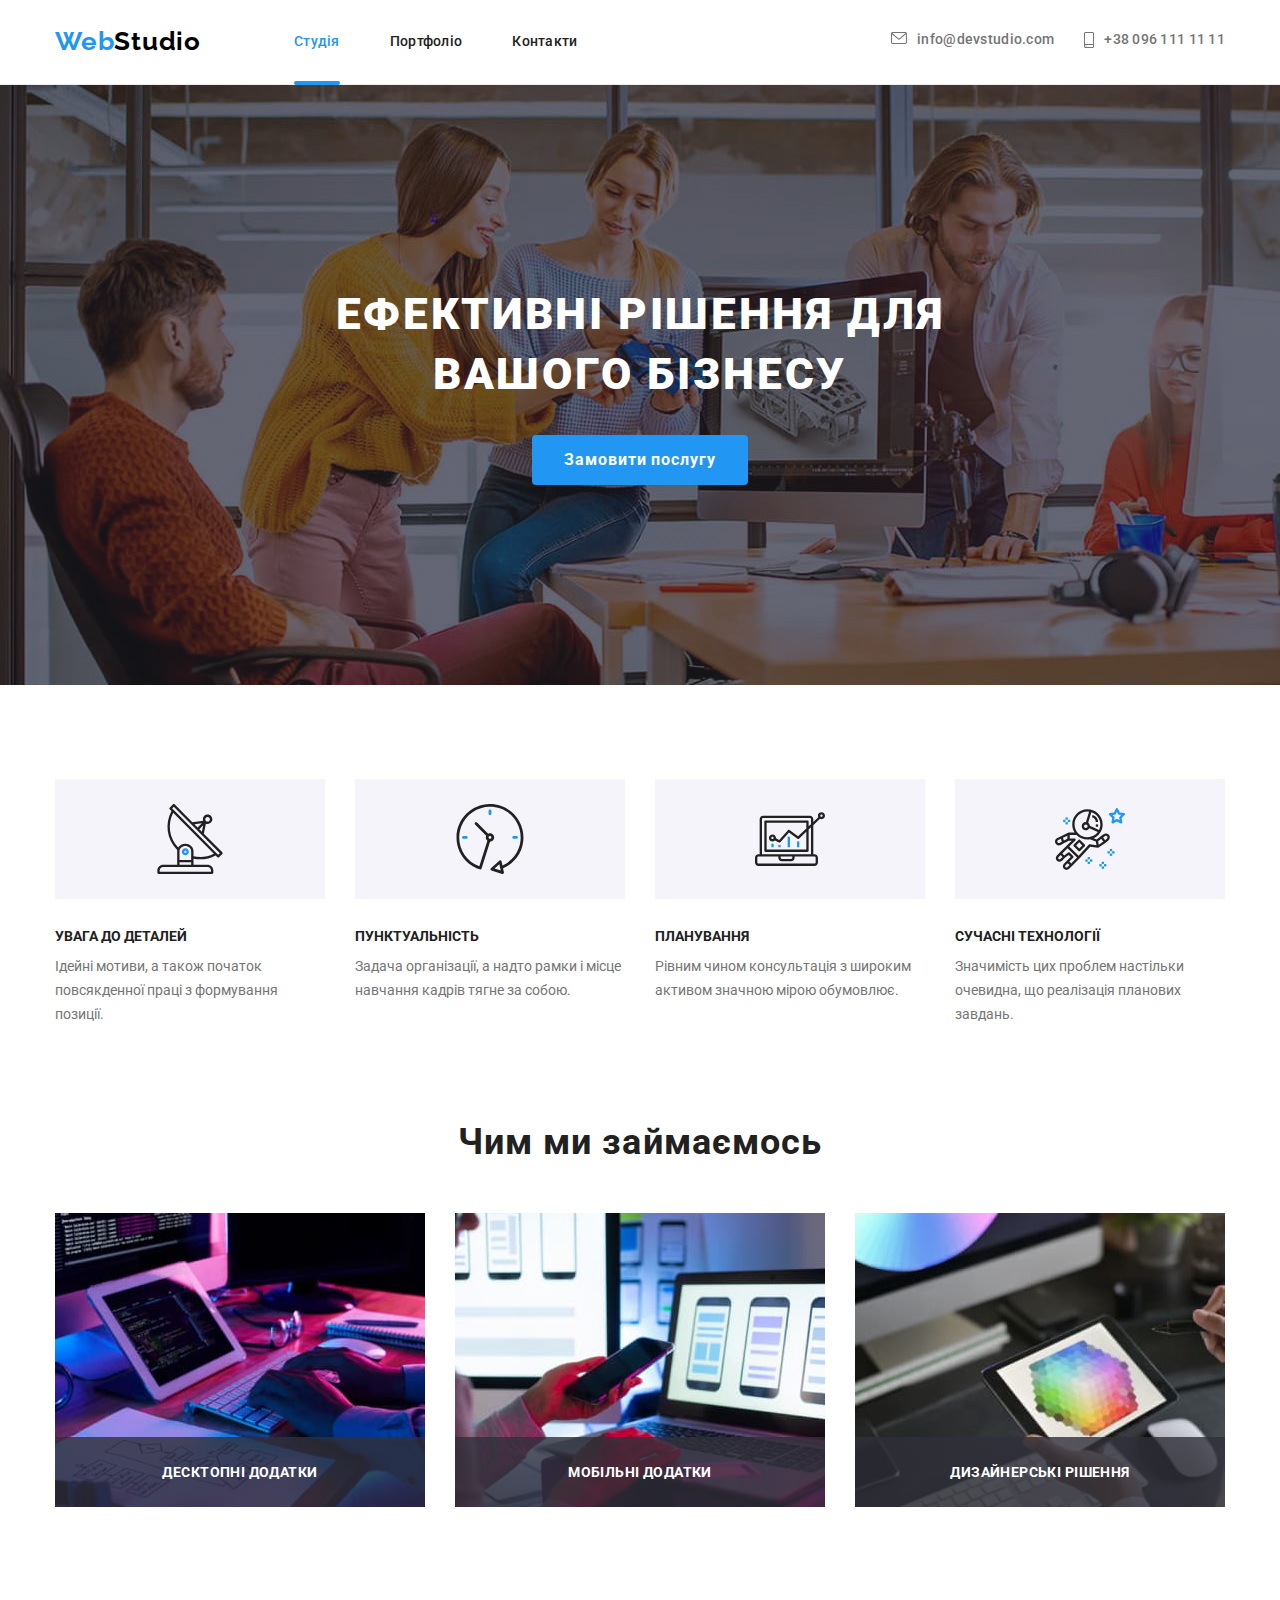
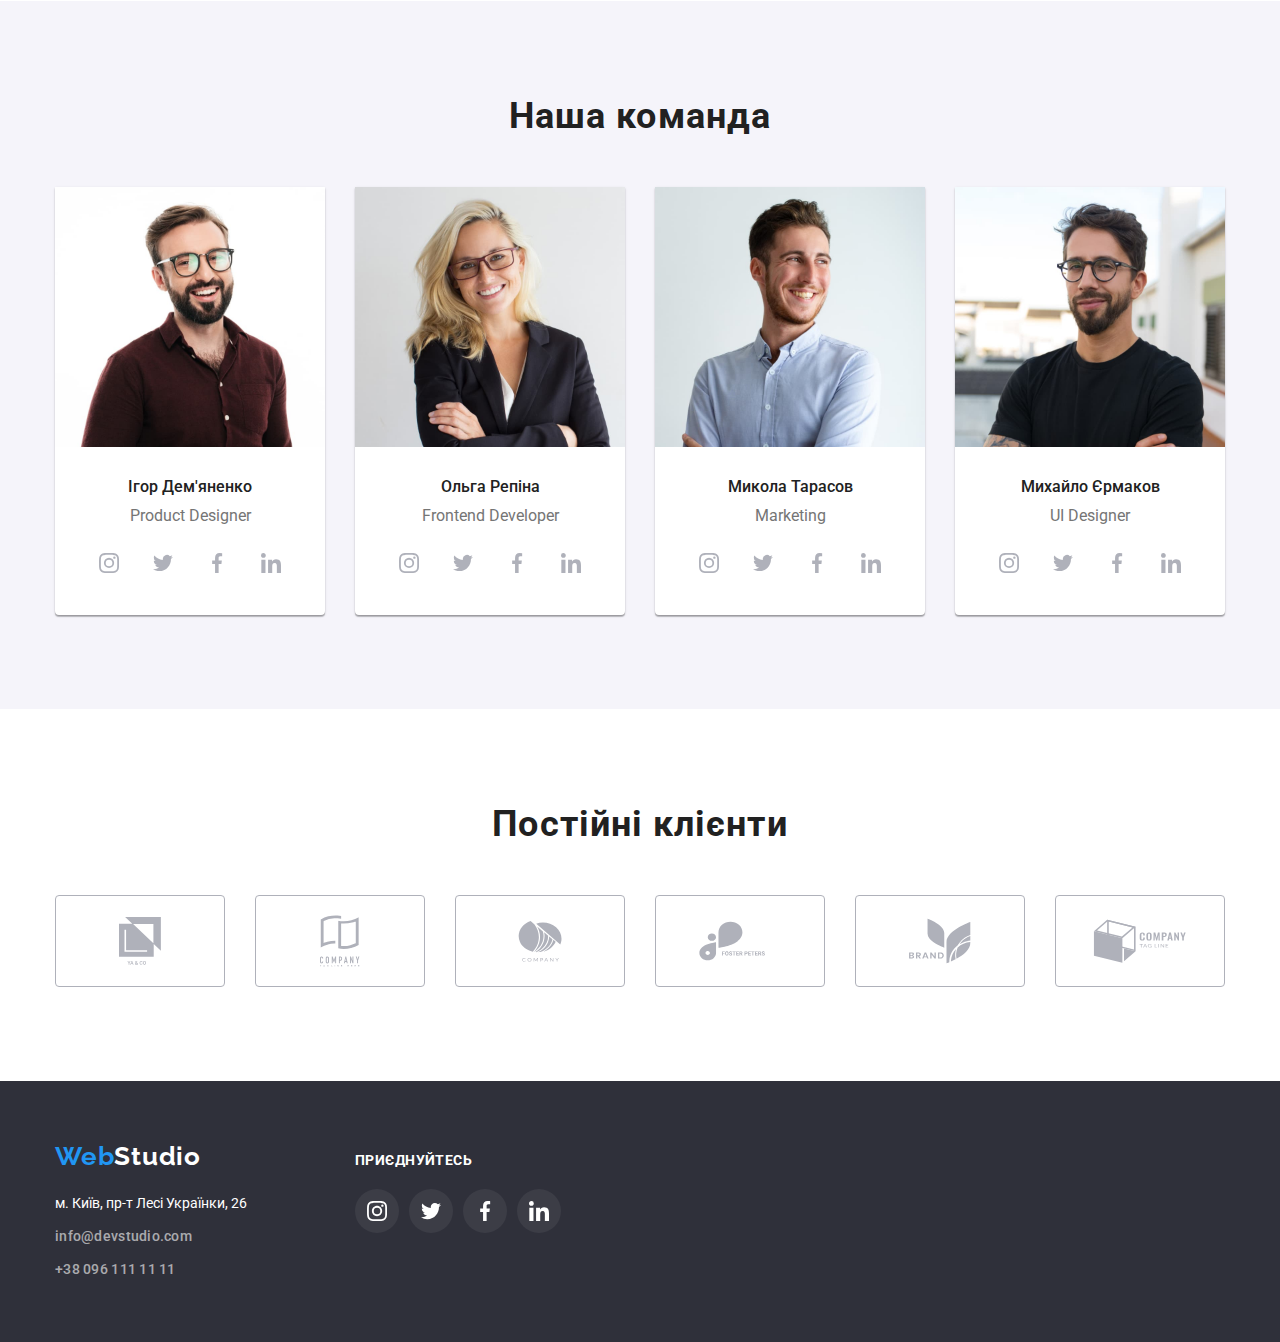
<file: index.html>
<!DOCTYPE html>
<html lang="uk">
  <head>
    <meta charset="UTF-8" />
    <meta http-equiv="X-UA-Compatible" content="IE=edge" />
    <meta name="viewport" content="width=device-width, initial-scale=1.0" />
    <title>Студія</title>
    <link rel="preconnect" href="https://fonts.gstatic.com" />
    <link
      href="https://fonts.googleapis.com/css2?family=Raleway:wght@700&family=Roboto:wght@400;500;700;900&display=swap"
      rel="stylesheet"
    />
    <link
      rel="stylesheet"
      href="https://cdnjs.cloudflare.com/ajax/libs/modern-normalize/1.0.0/modern-normalize.min.css"
    />
    <link rel="stylesheet" href="./css/styles.css" />
  </head>
  <body>
    <header class="page-header">
      <div class="container main-nav">
        <nav class="nav">
          <a href="./index.html" class="logo"
            >Web<span class="studio">Studio</span>
          </a>
          <ul class="site-nav list">
            <li class="item">
              <a href="index.html" class="link current">Студія</a>
            </li>
            <li class="item">
              <a href="portfolio.html" class="link">Портфоліо</a>
            </li>
            <li class="item"><a href="Контакти" class="link">Контакти</a></li>
          </ul>
        </nav>
        <ul class="contacts-list list">
          <li class="item">
            <a href="mailto:info@devstudio.com" class="link">
              <span>
                <svg class="mail-icon" width="16" height="12">
                  <use href="./images/sprite.svg#icon-envelope"></use>
                </svg>
              </span>
              info@devstudio.com
            </a>
          </li>
          <li class="item">
            <a href="tel:+380961111111" class="link">
              <span>
                <svg class="mail-icon" width="10" height="16">
                  <use href="./images/sprite.svg#icon-smartphone"></use>
                </svg>
              </span>
              +38 096 111 11 11
            </a>
          </li>
        </ul>
      </div>
    </header>
    <main>
      <section class="hero">
        <div class="container">
          <h1 class="hero-title">Ефективні рішення для вашого бізнесу</h1>
          <button type="button" class="button" data-modal-open>
            Замовити послугу
          </button>
        </div>
      </section>
      <section class="section">
        <div class="container">
          <h2 class="visually-hidden">Особливості</h2>
          <ul class="feature-list list">
            <li class="item icon-antenna">
              <h3 class="title">Увага до деталей</h3>
              <p class="text">
                Ідейні мотиви, а також початок повсякденної праці з формування
                позиції.
              </p>
            </li>
            <li class="item icon-clock">
              <h3 class="title">Пунктуальність</h3>
              <p class="text">
                Задача організації, а надто рамки і місце навчання кадрів тягне
                за собою.
              </p>
            </li>
            <li class="item icon-diagram">
              <h3 class="title">Планування</h3>
              <p class="text">
                Рівним чином консультація з широким активом значною мірою
                обумовлює.
              </p>
            </li>
            <li class="item icon-astronaut">
              <h3 class="title">Сучасні технології</h3>
              <p class="text">
                Значимість цих проблем настільки очевидна, що реалізація
                планових завдань.
              </p>
            </li>
          </ul>
        </div>
      </section>
      <section class="section work">
        <div class="container">
          <h2 class="section-title">Чим ми займаємось</h2>
          <ul class="work-list list">
            <li class="item">
              <img
                src="./images/box1.jpg"
                alt="Box_1"
                width="370"
                class="image"
              />
              <p class="description">десктопні додатки</p>
            </li>
            <li class="item">
              <img
                src="./images/box2.jpg"
                alt="Box_2"
                width="370"
                class="image"
              />
              <p class="description">мобільні додатки</p>
            </li>
            <li class="item">
              <img
                src="./images/box3.jpg"
                alt="Box_3"
                width="370"
                class="image"
              />
              <p class="description">дизайнерські рішення</p>
            </li>
          </ul>
        </div>
      </section>
      <section class="section team">
        <div class="container">
          <h2 class="section-title">Наша команда</h2>
          <ul class="team-list list">
            <li class="item">
              <img
                src="./images/photo1.jpg"
                alt="Ihor_Demjanenko"
                width="270"
                class="photo"
              />
              <div class="team-content">
                <h3 class="title">Ігор Дем'яненко</h3>
                <p class="profession">Product Designer</p>
                <ul class="team-links list">
                  <li class="card-link">
                    <a href="" class="background-icon"
                      ><svg class="card-icon">
                        <use href="./images/sprite.svg#icon-instagram"></use>
                      </svg>
                    </a>
                  </li>
                  <li class="card-link">
                    <a href="" class="background-icon"
                      ><svg class="card-icon">
                        <use href="./images/sprite.svg#icon-twitter"></use>
                      </svg>
                    </a>
                  </li>
                  <li class="card-link">
                    <a href="" class="background-icon"
                      ><svg class="card-icon">
                        <use href="./images/sprite.svg#icon-facebook"></use>
                      </svg>
                    </a>
                  </li>
                  <li class="card-link">
                    <a href="" class="background-icon"
                      ><svg class="card-icon">
                        <use href="./images/sprite.svg#icon-linkedin"></use>
                      </svg>
                    </a>
                  </li>
                </ul>
              </div>
            </li>
            <li class="item">
              <img
                src="./images/photo2.jpg"
                alt="Olha_Repina"
                width="270"
                class="photo"
              />
              <div class="team-content">
                <h3 class="title">Ольга Репіна</h3>
                <p class="profession">Frontend Developer</p>
                <ul class="team-links list">
                  <li class="card-link">
                    <a href="" class="background-icon"
                      ><svg class="card-icon">
                        <use href="./images/sprite.svg#icon-instagram"></use>
                      </svg>
                    </a>
                  </li>
                  <li class="card-link">
                    <a href="" class="background-icon"
                      ><svg class="card-icon">
                        <use href="./images/sprite.svg#icon-twitter"></use>
                      </svg>
                    </a>
                  </li>
                  <li class="card-link">
                    <a href="" class="background-icon"
                      ><svg class="card-icon">
                        <use href="./images/sprite.svg#icon-facebook"></use>
                      </svg>
                    </a>
                  </li>
                  <li class="card-link">
                    <a href="" class="background-icon"
                      ><svg class="card-icon">
                        <use href="./images/sprite.svg#icon-linkedin"></use>
                      </svg>
                    </a>
                  </li>
                </ul>
              </div>
            </li>
            <li class="item">
              <img
                src="./images/photo3.jpg"
                alt="Mykola_Tarasov"
                width="270"
                class="photo"
              />
              <div class="team-content">
                <h3 class="title">Микола Тарасов</h3>
                <p class="profession">Marketing</p>
                <ul class="team-links list">
                  <li class="card-link">
                    <a href="" class="background-icon"
                      ><svg class="card-icon">
                        <use href="./images/sprite.svg#icon-instagram"></use>
                      </svg>
                    </a>
                  </li>
                  <li class="card-link">
                    <a href="" class="background-icon"
                      ><svg class="card-icon">
                        <use href="./images/sprite.svg#icon-twitter"></use>
                      </svg>
                    </a>
                  </li>
                  <li class="card-link">
                    <a href="" class="background-icon"
                      ><svg class="card-icon">
                        <use href="./images/sprite.svg#icon-facebook"></use>
                      </svg>
                    </a>
                  </li>
                  <li class="card-link">
                    <a href="" class="background-icon"
                      ><svg class="card-icon">
                        <use href="./images/sprite.svg#icon-linkedin"></use>
                      </svg>
                    </a>
                  </li>
                </ul>
              </div>
            </li>
            <li class="item">
              <img
                src="./images/photo4.jpg"
                alt="Mychajlo_Jermakov"
                width="270"
                class="photo"
              />
              <div class="team-content">
                <h3 class="title">Михайло Єрмаков</h3>
                <p class="profession">UI Designer</p>
                <ul class="team-links list">
                  <li class="card-link">
                    <a href="" class="background-icon"
                      ><svg class="card-icon">
                        <use href="./images/sprite.svg#icon-instagram"></use>
                      </svg>
                    </a>
                  </li>
                  <li class="card-link">
                    <a href="" class="background-icon"
                      ><svg class="card-icon">
                        <use href="./images/sprite.svg#icon-twitter"></use>
                      </svg>
                    </a>
                  </li>
                  <li class="card-link">
                    <a href="" class="background-icon"
                      ><svg class="card-icon">
                        <use href="./images/sprite.svg#icon-facebook"></use>
                      </svg>
                    </a>
                  </li>
                  <li class="card-link">
                    <a href="" class="background-icon"
                      ><svg class="card-icon">
                        <use href="./images/sprite.svg#icon-linkedin"></use>
                      </svg>
                    </a>
                  </li>
                </ul>
              </div>
            </li>
          </ul>
        </div>
      </section>
      <section class="section">
        <div class="container">
          <h2 class="section-title">Постійні клієнти</h2>
          <ul class="clients-list list">
            <li class="client">
              <a href="" class="client-link"
                ><svg class="client-icon" width="42" height="48">
                  <use href="./images/sprite.svg#icon-client-1"></use>
                </svg>
              </a>
            </li>
            <li class="client">
              <a href="" class="client-link"
                ><svg class="client-icon" width="40" height="52">
                  <use href="./images/sprite.svg#icon-client-2"></use>
                </svg>
              </a>
            </li>
            <li class="client">
              <a href="" class="client-link"
                ><svg class="client-icon" width="44" height="42">
                  <use href="./images/sprite.svg#icon-client-3"></use>
                </svg>
              </a>
            </li>
            <li class="client">
              <a href="" class="client-link"
                ><svg class="client-icon" width="84" height="40">
                  <use href="./images/sprite.svg#icon-client-4"></use>
                </svg>
              </a>
            </li>
            <li class="client">
              <a href="" class="client-link"
                ><svg class="client-icon" width="62" height="46">
                  <use href="./images/sprite.svg#icon-client-5"></use>
                </svg>
              </a>
            </li>
            <li class="client">
              <a href="" class="client-link"
                ><svg class="client-icon" width="94" height="44">
                  <use href="./images/sprite.svg#icon-client-6"></use>
                </svg>
              </a>
            </li>
          </ul>
        </div>
      </section>
    </main>
    <footer class="footer">
      <div class="container">
        <div class="footer-blocks">
          <a href="./index.html" class="logo secondary"
            >Web<span class="studio-footer">Studio</span></a
          >
          <address class="footer-text">
            <p class="adress">м. Київ, пр-т Лесі Українки, 26</p>
            <ul class="footer-list list">
              <li class="mail">
                <a href="mailto:info@devstudio.com" class="link"
                  >info@devstudio.com</a
                >
              </li>
              <li>
                <a href="tel:+380961111111" class="link">+38 096 111 11 11</a>
              </li>
            </ul>
          </address>
        </div>
        <div class="footer-blocks secondary">
          <p class="join">приєднуйтесь</p>
          <ul class="links-list list">
            <li class="footer-link">
              <a href="" class="link-background"
                ><svg class="link-icon">
                  <use href="./images/sprite.svg#icon-instagram-footer"></use>
                </svg>
              </a>
            </li>
            <li class="footer-link">
              <a href="" class="link-background"
                ><svg class="link-icon">
                  <use href="./images/sprite.svg#icon-twitter-footer"></use>
                </svg>
              </a>
            </li>
            <li class="footer-link">
              <a href="" class="link-background"
                ><svg class="link-icon">
                  <use href="./images/sprite.svg#icon-facebook-footer"></use>
                </svg>
              </a>
            </li>
            <li class="footer-link">
              <a href="" class="link-background"
                ><svg class="link-icon">
                  <use
                    href="./images/sprite.svg#icon-linkedin-footer"
                    class="link-icon"
                  ></use>
                </svg>
              </a>
            </li>
          </ul>
        </div>
      </div>
    </footer>
    <div class="backdrop is-hidden" data-modal>
      <div class="modal">
        <button class="close" data-modal-close>
          <svg class="close-modal">
            <use href="./images/sprite.svg#icon-close-modal"></use>
          </svg>
        </button>
      </div>
    </div>
    <script src="./js/modal.js"></script>
  </body>
</html>
</file>
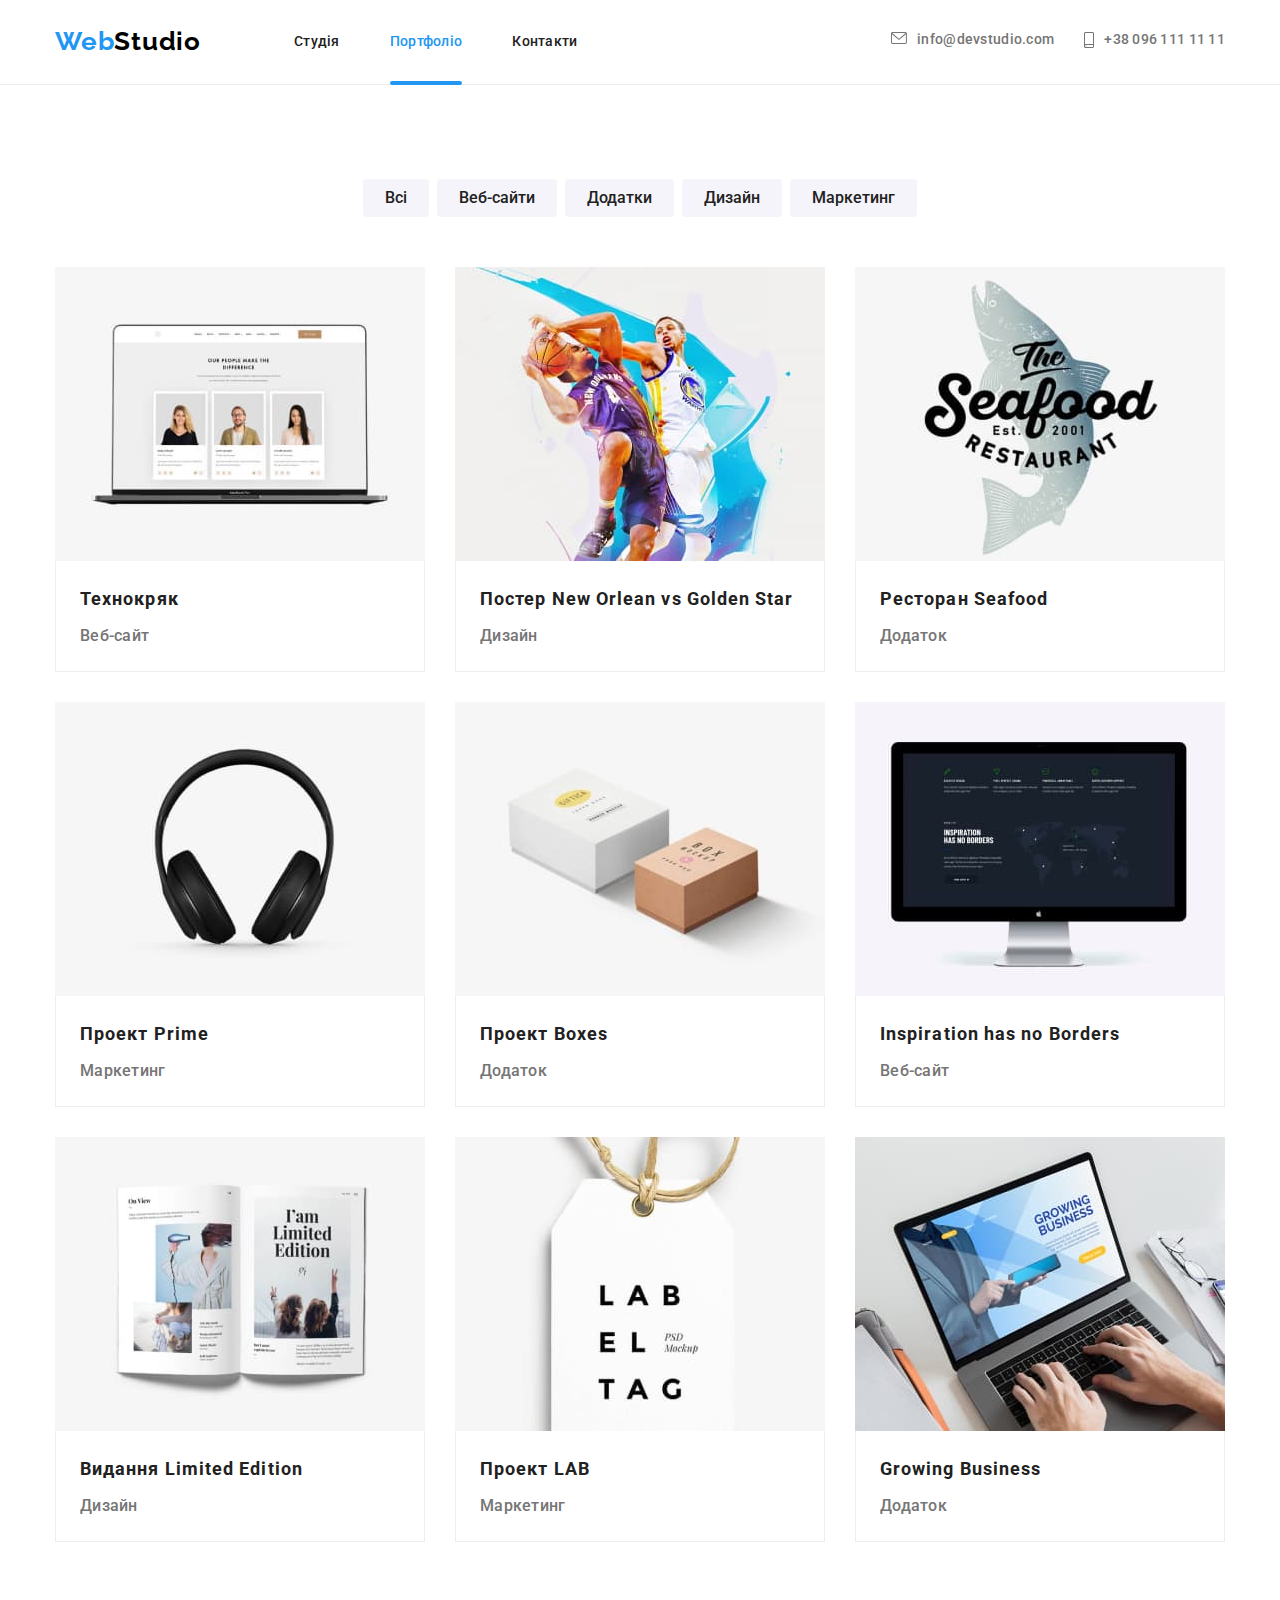
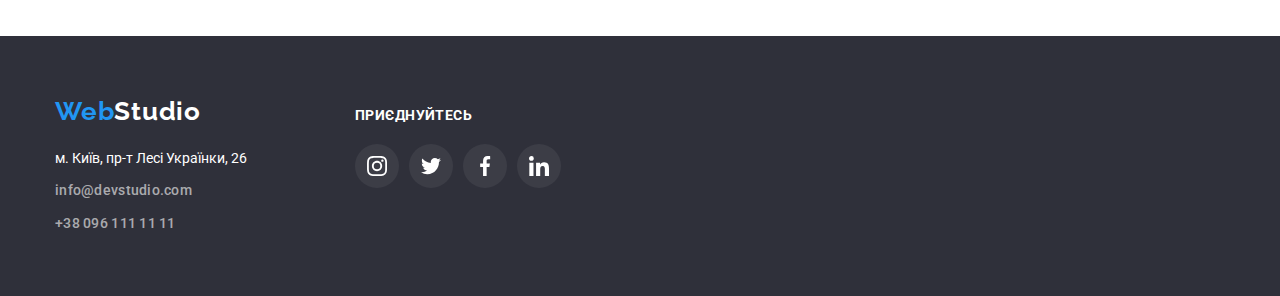
<file: portfolio.html>
<!DOCTYPE html>
<html lang="uk">
  <head>
    <meta charset="UTF-8" />
    <meta http-equiv="X-UA-Compatible" content="IE=edge" />
    <meta name="viewport" content="width=device-width, initial-scale=1.0" />
    <title>Портфоліо</title>
    <link rel="preconnect" href="https://fonts.gstatic.com" />
    <link
      href="https://fonts.googleapis.com/css2?family=Raleway:wght@700&family=Roboto:wght@400;500;700;900&display=swap"
      rel="stylesheet"
    />
    <link
      rel="stylesheet"
      href="https://cdnjs.cloudflare.com/ajax/libs/modern-normalize/1.0.0/modern-normalize.min.css"
    />
    <link rel="stylesheet" href="./css/styles.css" />
  </head>
  <body>
    <header class="page-header">
      <div class="container main-nav">
        <nav class="nav">
          <a href="./index.html" class="logo"
            >Web<span class="studio">Studio</span>
          </a>
          <ul class="site-nav list">
            <li class="item">
              <a href="index.html" class="link">Студія</a>
            </li>
            <li class="item">
              <a href="portfolio.html" class="link current">Портфоліо</a>
            </li>
            <li class="item"><a href="Контакти" class="link">Контакти</a></li>
          </ul>
        </nav>
        <ul class="contacts-list list">
          <li class="item">
            <a href="mailto:info@devstudio.com" class="link">
              <span>
                <svg class="mail-icon" width="16" height="12">
                  <use href="./images/sprite.svg#icon-envelope"></use>
                </svg>
              </span>
              info@devstudio.com
            </a>
          </li>
          <li class="item">
            <a href="tel:+380961111111" class="link"
              ><span>
                <svg class="mail-icon" width="10" height="16">
                  <use href="./images/sprite.svg#icon-smartphone"></use>
                </svg>
              </span>
              +38 096 111 11 11
            </a>
          </li>
        </ul>
      </div>
    </header>
    <main>
      <section class="section">
        <div class="container portfolio">
          <h1 class="visually-hidden">Портфоліо</h1>
          <ul class="filters-list list">
            <li class="item">
              <button type="button" class="filter">Всі</button>
            </li>
            <li class="item">
              <button type="button" class="filter">Веб-сайти</button>
            </li>
            <li class="item">
              <button type="button" class="filter">Додатки</button>
            </li>
            <li class="item">
              <button type="button" class="filter">Дизайн</button>
            </li>
            <li class="item">
              <button type="button" class="filter">Маркетинг</button>
            </li>
          </ul>
          <ul class="projects-list list">
            <li class="item">
              <a href="" class="link">
                <div class="project">
                  <img
                    src="./images/cards.jpg"
                    alt="Cards"
                    width="370"
                    class="illustration"
                  />
                  <div class="overlay">
                    <p class="overlay-content">
                      Технохряк це сучасний майданчик розповсюдження
                      коронавірусу. Компанії використовують цю платформу для
                      цифрового шпіонажу та атак на захищені сервери
                      конкурентів)
                    </p>
                  </div>
                </div>
                <div class="item-content">
                  <h2 class="name">Технокряк</h2>
                  <p class="description">Веб-сайт</p>
                </div>
              </a>
            </li>
            <li class="item">
              <a href="" class="link">
                <div class="project">
                  <img
                    src="./images/basketballers.jpg"
                    alt="Basketballers"
                    width="370"
                    class="illustration"
                  />
                  <div class="overlay">
                    <p class="overlay-content">
                      Технохряк це сучасний майданчик розповсюдження
                      коронавірусу. Компанії використовують цю платформу для
                      цифрового шпіонажу та атак на захищені сервери
                      конкурентів)
                    </p>
                  </div>
                </div>
                <div class="item-content">
                  <h2 class="name">Постер New Orlean vs Golden Star</h2>
                  <p class="description">Дизайн</p>
                </div>
              </a>
            </li>
            <li class="item">
              <a href="" class="link">
                <div class="project">
                  <img
                    src="./images/fish.jpg"
                    alt="Fish"
                    width="370"
                    class="illustration"
                  />
                  <div class="overlay">
                    <p class="overlay-content">
                      Технохряк це сучасний майданчик розповсюдження
                      коронавірусу. Компанії використовують цю платформу для
                      цифрового шпіонажу та атак на захищені сервери
                      конкурентів)
                    </p>
                  </div>
                </div>
                <div class="item-content">
                  <h2 class="name">Ресторан Seafood</h2>
                  <p class="description">Додаток</p>
                </div>
              </a>
            </li>
            <li class="item">
              <a href="" class="link">
                <div class="project">
                  <img
                    src="./images/headphones.jpg"
                    alt="Headphones"
                    width="370"
                    class="illustration"
                  />
                  <div class="overlay">
                    <p class="overlay-content">
                      Технохряк це сучасний майданчик розповсюдження
                      коронавірусу. Компанії використовують цю платформу для
                      цифрового шпіонажу та атак на захищені сервери
                      конкурентів)
                    </p>
                  </div>
                </div>
                <div class="item-content">
                  <h2 class="name">Проект Prime</h2>
                  <p class="description">Маркетинг</p>
                </div>
              </a>
            </li>
            <li class="item">
              <a href="" class="link">
                <div class="project">
                  <img
                    src="./images/boxes.jpg"
                    alt="Boxes"
                    width="370"
                    class="illustration"
                  />
                  <div class="overlay">
                    <p class="overlay-content">
                      Технохряк це сучасний майданчик розповсюдження
                      коронавірусу. Компанії використовують цю платформу для
                      цифрового шпіонажу та атак на захищені сервери
                      конкурентів)
                    </p>
                  </div>
                </div>
                <div class="item-content">
                  <h2 class="name">Проект Boxes</h2>
                  <p class="description">Додаток</p>
                </div>
              </a>
            </li>
            <li class="item">
              <a href="" class="link">
                <div class="project">
                  <img
                    src="./images/display.jpg"
                    alt="Display"
                    width="370"
                    class="illustration"
                  />
                  <div class="overlay">
                    <p class="overlay-content">
                      Технохряк це сучасний майданчик розповсюдження
                      коронавірусу. Компанії використовують цю платформу для
                      цифрового шпіонажу та атак на захищені сервери
                      конкурентів)
                    </p>
                  </div>
                </div>
                <div class="item-content">
                  <h2 class="name">Inspiration has no Borders</h2>
                  <p class="description">Веб-сайт</p>
                </div>
              </a>
            </li>
            <li class="item">
              <a href="" class="link">
                <div class="project">
                  <img
                    src="./images/magazine.jpg"
                    alt="Magazine"
                    width="370"
                    class="illustration"
                  />
                  <div class="overlay">
                    <p class="overlay-content">
                      Технохряк це сучасний майданчик розповсюдження
                      коронавірусу. Компанії використовують цю платформу для
                      цифрового шпіонажу та атак на захищені сервери
                      конкурентів)
                    </p>
                  </div>
                </div>
                <div class="item-content">
                  <h2 class="name">Видання Limited Edition</h2>
                  <p class="description">Дизайн</p>
                </div>
              </a>
            </li>
            <li class="item">
              <a href="" class="link">
                <div class="project">
                  <img
                    src="./images/label.jpg"
                    alt="Label"
                    width="370"
                    class="illustration"
                  />
                  <div class="overlay">
                    <p class="overlay-content">
                      Технохряк це сучасний майданчик розповсюдження
                      коронавірусу. Компанії використовують цю платформу для
                      цифрового шпіонажу та атак на захищені сервери
                      конкурентів)
                    </p>
                  </div>
                </div>
                <div class="item-content">
                  <h2 class="name">Проект LAB</h2>
                  <p class="description">Маркетинг</p>
                </div>
              </a>
            </li>
            <li class="item">
              <a href="" class="link">
                <div class="project">
                  <img
                    src="./images/laptop.jpg"
                    alt="Laptop"
                    width="370"
                    class="illustration"
                  />
                  <div class="overlay">
                    <p class="overlay-content">
                      Технохряк це сучасний майданчик розповсюдження
                      коронавірусу. Компанії використовують цю платформу для
                      цифрового шпіонажу та атак на захищені сервери
                      конкурентів)
                    </p>
                  </div>
                </div>
                <div class="item-content">
                  <h2 class="name">Growing Business</h2>
                  <p class="description">Додаток</p>
                </div>
              </a>
            </li>
          </ul>
        </div>
      </section>
    </main>
    <footer class="footer">
      <div class="container">
        <div class="footer-blocks">
          <a href="./index.html" class="logo secondary"
            >Web<span class="studio-footer">Studio</span></a
          >
          <address class="footer-text">
            <p class="adress">м. Київ, пр-т Лесі Українки, 26</p>
            <ul class="footer-list list">
              <li class="mail">
                <a href="mailto:info@devstudio.com" class="link"
                  >info@devstudio.com</a
                >
              </li>
              <li>
                <a href="tel:+380961111111" class="link">+38 096 111 11 11</a>
              </li>
            </ul>
          </address>
        </div>
        <div class="footer-blocks secondary">
          <p class="join">приєднуйтесь</p>
          <ul class="links-list list">
            <li class="footer-link">
              <a href="" class="link-background"
                ><svg class="link-icon">
                  <use href="./images/sprite.svg#icon-instagram-footer"></use>
                </svg>
              </a>
            </li>
            <li class="footer-link">
              <a href="" class="link-background"
                ><svg class="link-icon">
                  <use href="./images/sprite.svg#icon-twitter-footer"></use>
                </svg>
              </a>
            </li>
            <li class="footer-link">
              <a href="" class="link-background"
                ><svg class="link-icon">
                  <use href="./images/sprite.svg#icon-facebook-footer"></use>
                </svg>
              </a>
            </li>
            <li class="footer-link">
              <a href="" class="link-background"
                ><svg class="link-icon">
                  <use
                    href="./images/sprite.svg#icon-linkedin-footer"
                    class="link-icon"
                  ></use>
                </svg>
              </a>
            </li>
          </ul>
        </div>
      </div>
    </footer>
  </body>
</html>
</file>
<file: css/styles.css>
/* колір основного тексту #212121 */
/* вторинний колір #252525 */
/* колір фону #FFFFFF */
/* вторинний колір фону #F5F4FA */

:root {
  --primary-text-color: #757575;
  --title-text-color: #212121;
  --icons-color: #afb1ba;
  --accent-color: #2196f3;
  --primary-background-color: #ffffff;
  --secondary-background-color: #f5f4fa;
  --logo-header-color: #000000;
}

body {
  background-color: var(--primary-background-color);
  color: var(--primary-text-color);

  font-family: Roboto, sans-serif;
}

h1,
h2,
h3,
p {
  margin-top: 0;
  margin-bottom: 0;
}

.visually-hidden {
  position: absolute !important;
  clip: rect(1px 1px 1px 1px);
  clip: rect(1px, 1px, 1px, 1px);
  padding: 0 !important;
  border: 0 !important;
  height: 1px !important;
  width: 1px !important;
  overflow: hidden;
}

.link {
  font-weight: 500;
  font-size: 14px;
  line-height: 1.14;
  letter-spacing: 0.02em;
  text-decoration: none;

  transition: color 250ms cubic-bezier(0.4, 0, 0.2, 1);
}

.footer-list .link:hover,
.footer-list .link:focus,
.contacts-list .link:hover,
.contacts-list .link:focus,
.site-nav .link:hover,
.site-nav .link:focus {
  color: var(--accent-color);
}

.list {
  padding: 0;
  margin: 0;

  list-style: none;
}

.container {
  margin-left: auto;
  margin-right: auto;
  width: 1200px;
  padding-left: 15px;
  padding-right: 15px;
}

/* Page header */

.page-header {
  border-bottom: 1px solid #ececec;
}

.page-header .main-nav {
  display: flex;
  align-items: center;
}

.page-header .nav {
  display: flex;
  align-items: center;
}

.logo {
  padding-top: 24px;
  padding-bottom: 25px;
  color: var(--accent-color);

  font-family: Raleway, sans-serif;
  text-decoration: none;
  font-weight: 700;
  font-size: 26px;
  line-height: 1.19;
  letter-spacing: 0.03em;
}

.logo.secondary {
  padding-top: 0;
  padding-bottom: 0;
}

.logo .studio {
  color: var(--logo-header-color);
}

.logo .studio-footer {
  color: var(--primary-background-color);
}

/* Site nav */
.site-nav {
  display: flex;
  margin-left: 93px;
}

.site-nav .item + .item {
  margin-left: 50px;
}

.site-nav .link {
  display: block;
  padding-top: 32px;
  padding-bottom: 32px;

  color: var(--title-text-color);
}

.site-nav .link.current {
  color: var(--accent-color);
  content: '';
  display: block;
  position: relative;
}

.site-nav .link.current::after {
  position: absolute;
  display: flex;
  content: '';
  bottom: -3px;
  left: 0;
  height: 4px;
  width: 100%;
  border: 2px solid var(--accent-color);
  border-radius: 2px;
  background-color: var(--accent-color);
}

/* Contacts list */

.contacts-list {
  display: flex;
  margin-left: auto;
}

.contacts-list .link {
  display: flex;
  padding-top: 32px;
  padding-bottom: 32px;
  color: var(--primary-text-color);
}

.mail-icon {
  display: inline-block;
  margin-right: 10px;
  fill: currentColor;
}

.contacts-list .item + .item {
  margin-left: 30px;
}

/* Hero */

.hero {
  margin-left: auto;
  margin-right: auto;
  padding-top: 200px;
  padding-bottom: 200px;
  max-width: 1600px;
  min-height: 600px;
  background-image: linear-gradient(
      rgba(47, 48, 58, 0.4),
      rgba(47, 48, 58, 0.4)
    ),
    url(../images/img.jpg);
  background-color: #c4c4c4;

  text-align: center;
}

.hero .hero-title {
  width: 696px;
  margin-left: auto;
  margin-right: auto;
  margin-top: 0;
  margin-bottom: 30px;
  font-weight: 900;
  font-size: 44px;
  line-height: 1.36;
  letter-spacing: 0.06em;
  text-transform: uppercase;
  color: var(--primary-background-color);
}

/* Section */

.section {
  padding-top: 94px;
  padding-bottom: 94px;
}

.section-title {
  margin-top: 0;
  margin-bottom: 50px;
  font-size: 36px;
  line-height: 1.17;
  text-align: center;
  letter-spacing: 0.03em;
  color: var(--title-text-color);
}

/* Features */

.feature-list {
  display: flex;
}

.feature-list .item {
  width: 270px;
  margin-right: 30px;
}

.feature-list .item::before {
  display: block;
  margin-bottom: 30px;
  content: '';
  height: 120px;
  background-color: var(--secondary-background-color);

  background-size: 70px 70px;
  background-repeat: no-repeat;
  background-position: center;
}

.icon-antenna::before {
  background-image: url(../images/svg/antenna.svg);
}

.icon-clock::before {
  background-image: url(../images/svg/clock.svg);
}

.icon-diagram::before {
  background-image: url(../images/svg/diagram.svg);
}

.icon-astronaut::before {
  background-image: url(../images/svg/astronaut.svg);
}

.feature-list .item:nth-child(4n) {
  margin-right: 0;
}

.feature-list .title {
  font-weight: 700;
  font-size: 14px;
  line-height: 1.14;
  text-transform: uppercase;
}

.feature-list .text {
  margin-top: 0;
  font-size: 14px;
  line-height: 1.71;
}

/* Works */

.work {
  padding-top: 0;
}

.work-list {
  display: flex;
}

.work-list .item {
  width: 370px;
  margin-right: 30px;

  position: relative;
}

.work-list .item:nth-child(3n) {
  margin-right: 0;
}

.work-list .image {
  display: block;
}

.work-list .description {
  position: absolute;
  display: inline-block;
  bottom: 0;
  width: 100%;
  padding-top: 27px;
  padding-bottom: 27px;

  font-weight: 700;
  font-size: 14px;
  line-height: 16px;
  text-align: center;
  letter-spacing: 0.03em;
  text-transform: uppercase;

  color: var(--primary-background-color);
  background-color: rgba(47, 48, 58, 0.8);
}

/* Team */

.team {
  background: var(--secondary-background-color);
  text-align: center;
}

.team-list {
  display: flex;
}

.team-list .item {
  width: 270px;
  margin-right: 30px;
  background-color: var(--primary-background-color);

  box-shadow: 0px 1px 3px rgba(0, 0, 0, 0.12), 0px 1px 1px rgba(0, 0, 0, 0.14),
    0px 2px 1px rgba(0, 0, 0, 0.2);
  border-radius: 0px 0px 4px 4px;
}

.team-list .item:nth-child(4n) {
  margin-right: 0;
}

.team-content {
  padding: 30px 32px;
}

.title {
  margin-top: 0;
  margin-bottom: 10px;
  font-weight: 500;
  font-size: 16px;
  line-height: 1.19;
  color: var(--title-text-color);
}

.team-list .profession {
  margin-top: 0;
  margin-bottom: 16px;
  font-size: 16px;
  line-height: 1.19;
  text-decoration: none;
  color: var(--primary-text-color);
}

.team-list .photo {
  display: block;
  margin-top: 0;
  margin-bottom: 0;
}

.team-links {
  display: flex;
}

.team-links :nth-child(4n) {
  margin-right: 0;
}

.card-link {
  display: flex;
  margin-right: 10px;
  color: var(-);
}

.card-icon {
  width: 20px;
  height: 20px;
  fill: currentColor;
}

.background-icon {
  display: flex;
  border-radius: 50%;
  width: 44px;
  height: 44px;
  justify-content: center;
  align-items: center;
  color: var(--icons-color);
  background-color: var(--primary-background-color);

  transition: background-color 250ms cubic-bezier(0.4, 0, 0.2, 1),
    color 250ms cubic-bezier(0.4, 0, 0.2, 1);
}

.background-icon:hover,
.background-icon:focus {
  background-color: var(--accent-color);

  color: var(--primary-background-color);
}

/* Постійні клієнти */

.clients-list {
  display: flex;
}

.client {
  margin-right: 30px;
}

.client:nth-child(6n) {
  margin-right: 0;
}

.client-link {
  display: flex;
  justify-content: center;
  align-items: center;
  background-color: var(--primary-background-color);
  fill: var(--icons-color);
  width: 170px;
  height: 92px;
  border: 1px solid var(--icons-color);
  border-radius: 4px;

  transition: fill 250ms cubic-bezier(0.4, 0, 0.2, 1),
    border-color 250ms cubic-bezier(0.4, 0, 0.2, 1);
}

.client-icon {
  max-width: 106px;
  max-height: 60px;

  align-self: center;
}

.client-link:hover,
.client-link:focus {
  fill: var(--accent-color);
  border-color: var(--accent-color);
}

/* Footer */

.footer > .container {
  display: flex;
  align-items: baseline;
}

.footer-blocks {
  width: 270px;
  margin-right: 30px;
}

.footer-blocks:nth-child(2n) {
  margin: 0;
}

.footer {
  background: #2f303a;
  padding-top: 60px;
  padding-bottom: 60px;
}

.footer-text {
  font-style: normal;
  margin-top: 20px;
}

.adress {
  margin-bottom: 9px;
  font-size: 14px;
  line-height: 1.71;
  color: var(--primary-background-color);
}

.mail {
  margin-bottom: 9px;
}

.footer-list .link {
  color: rgba(255, 255, 255, 0.6);
  font-size: 14px;
  line-height: 1.71;
}

.footer-blocks.secondary {
  padding-top: 12px;
}

.join {
  font-weight: 700;
  font-size: 14px;
  line-height: 1.14;
  letter-spacing: 0.03em;
  text-transform: uppercase;
  margin-bottom: 20px;
  color: var(--primary-background-color);
}

.links-list {
  display: flex;
}

.footer-link {
  margin-right: 10px;
}

.footer-link :nth-child(4n) {
  margin-right: 0;
}

.link-background:hover,
.link-background:focus {
  background-color: var(--accent-color);
}

.link-background {
  display: flex;
  background-color: #ffffff10;
  border-radius: 50%;
  width: 44px;
  height: 44px;
  justify-content: center;
  align-items: center;

  transition: background-color 250ms cubic-bezier(0.4, 0, 0.2, 1);
}

.link-icon {
  width: 20px;
  height: 20px;
  fill: var(--primary-background-color);
}

/* ПОРТФОЛІО */

.filters-list {
  display: flex;
  justify-content: center;
  margin-bottom: 50px;
}

.filters-list .item {
  margin-right: 8px;
}

.filters-list .item:nth-child(5n) {
  margin-right: 0;
}

.filters-list .filter {
  min-width: none;
  display: inline-block;
  padding: 6px 22px;
  font-weight: 500;
  font-size: 16px;
  line-height: 1.62;
  text-align: center;
  color: var(--title-text-color);
  background-color: var(--secondary-background-color);
  border: transparent;
  border-radius: 4px;
  cursor: pointer;

  transition: background-color 250ms cubic-bezier(0.4, 0, 0.2, 1),
    color 250ms cubic-bezier(0.4, 0, 0.2, 1),
    box-shadow 250ms cubic-bezier(0.4, 0, 0.2, 1);
}

.filters-list .filter:hover,
.filters-list .filter:focus {
  color: var(--primary-background-color);
  background-color: var(--accent-color);
  box-shadow: 0px 3px 1px rgba(0, 0, 0, 0.1), 0px 1px 2px rgba(0, 0, 0, 0.08),
    0px 2px 2px rgba(0, 0, 0, 0.12);
}

.projects-list {
  display: flex;
  flex-wrap: wrap;
}

.projects-list .item {
  width: 370px;
  margin-right: 30px;
  margin-bottom: 30px;
}

.projects-list .item:nth-child(3n) {
  margin-right: 0;
}

.projects-list .item:nth-last-child(-n + 3) {
  margin-bottom: 0;
}

.projects-list .link {
  text-decoration: none;
  display: block;

  transition: box-shadow 250ms cubic-bezier(0.4, 0, 0.2, 1);
}

.projects-list .project:hover::before,
.projects-list .project:focus::before {
  opacity: 0.9;
}

.projects-list .overlay {
  position: absolute;
  top: 0;
  left: 0;
  right: 0;
  bottom: 0;
  /* width: 100%;
  height: 100%; */
  background-color: var(--accent-color);
  transform: translateY(100%);
  display: flex;
  opacity: 0;

  justify-content: center;
  align-items: center;

  transition: opacity 250ms cubic-bezier(0.4, 0, 0.2, 1),
    transform 250ms cubic-bezier(0.4, 0, 0.2, 1);
}

.projects-list .link:hover .overlay,
.projects-list .link:focus .overlay {
  opacity: 0.9;
  transform: translateY(0);
}

.projects-list .overlay-content {
  font-weight: 400;
  font-size: 18px;
  line-height: 1.56;
  letter-spacing: 0.03em;

  width: 322px;
  height: 168px;

  color: #ffffff;
}

.projects-list .project {
  position: relative;
  overflow: hidden;
}

.projects-list .link:hover,
.projects-list .link:focus {
  box-shadow: 0px 1px 1px rgba(0, 0, 0, 0.12), 0px 4px 4px rgba(0, 0, 0, 0.06),
    1px 4px 6px rgba(0, 0, 0, 0.16);

  opacity: 0.9;
}

.projects-list .illustration {
  display: block;
}

.item-content {
  width: 370px;
  border: 1px solid #eeeeee;

  border-top: transparent;
  padding: 20px 24px;
}

.projects-list .name {
  font-weight: 700;
  font-size: 18px;
  line-height: 2;
  letter-spacing: 0.06em;
  color: var(--title-text-color);
  margin-bottom: 4px;
}

.projects-list .description {
  font-size: 16px;
  line-height: 1.87;
  color: var(--primary-text-color);
}

/* Button */
.button {
  padding: 10px 32px;
  color: var(--primary-background-color);
  background-color: var(--accent-color);
  border: transparent;
  border-radius: 4px;
  font-weight: 700;
  font-size: 16px;
  line-height: 1.87;
  align-items: center;
  text-align: center;
  letter-spacing: 0.06em;
  cursor: pointer;
}

/* Modal window */
.backdrop {
  position: fixed;
  top: 0;
  left: 0;
  width: 100%;
  height: 100%;
  background-color: rgba(0, 0, 0, 0.2);

  opacity: 1;
  transition: opacity 250ms cubic-bezier(0.4, 0, 0.2, 1),
    visibility 250ms cubic-bezier(0.4, 0, 0.2, 1);
}

.backdrop.is-hidden {
  opacity: 0;
  pointer-events: none;
  visibility: hidden;
}

.backdrop.is-hidden .modal {
  transform: scale(0.9) translate(-50%, -50%);
}

.modal {
  max-height: 100vh;
  overflow-y: auto;
  width: 528px;
  height: 581px;
  background-color: var(--primary-background-color);

  display: flex;
  justify-content: flex-end;
  align-items: flex-start;
  position: absolute;
  top: 50%;
  left: 50%;

  transform: translate(-50%, -50%) scale(1);
  transition: transform 250ms cubic-bezier(0.4, 0, 0.2, 1);
}

.close {
  display: flex;
  justify-content: center;
  align-items: center;
  border-radius: 50%;
  border: 1px solid rgba(0, 0, 0, 0.1);
  margin-top: 8px;
  margin-right: 8px;
  width: 30px;
  height: 30px;
  background-color: #fff;
}

.close-modal {
  width: 18px;
  height: 18px;
  fill: var(--logo-header-color);
}
</file>
